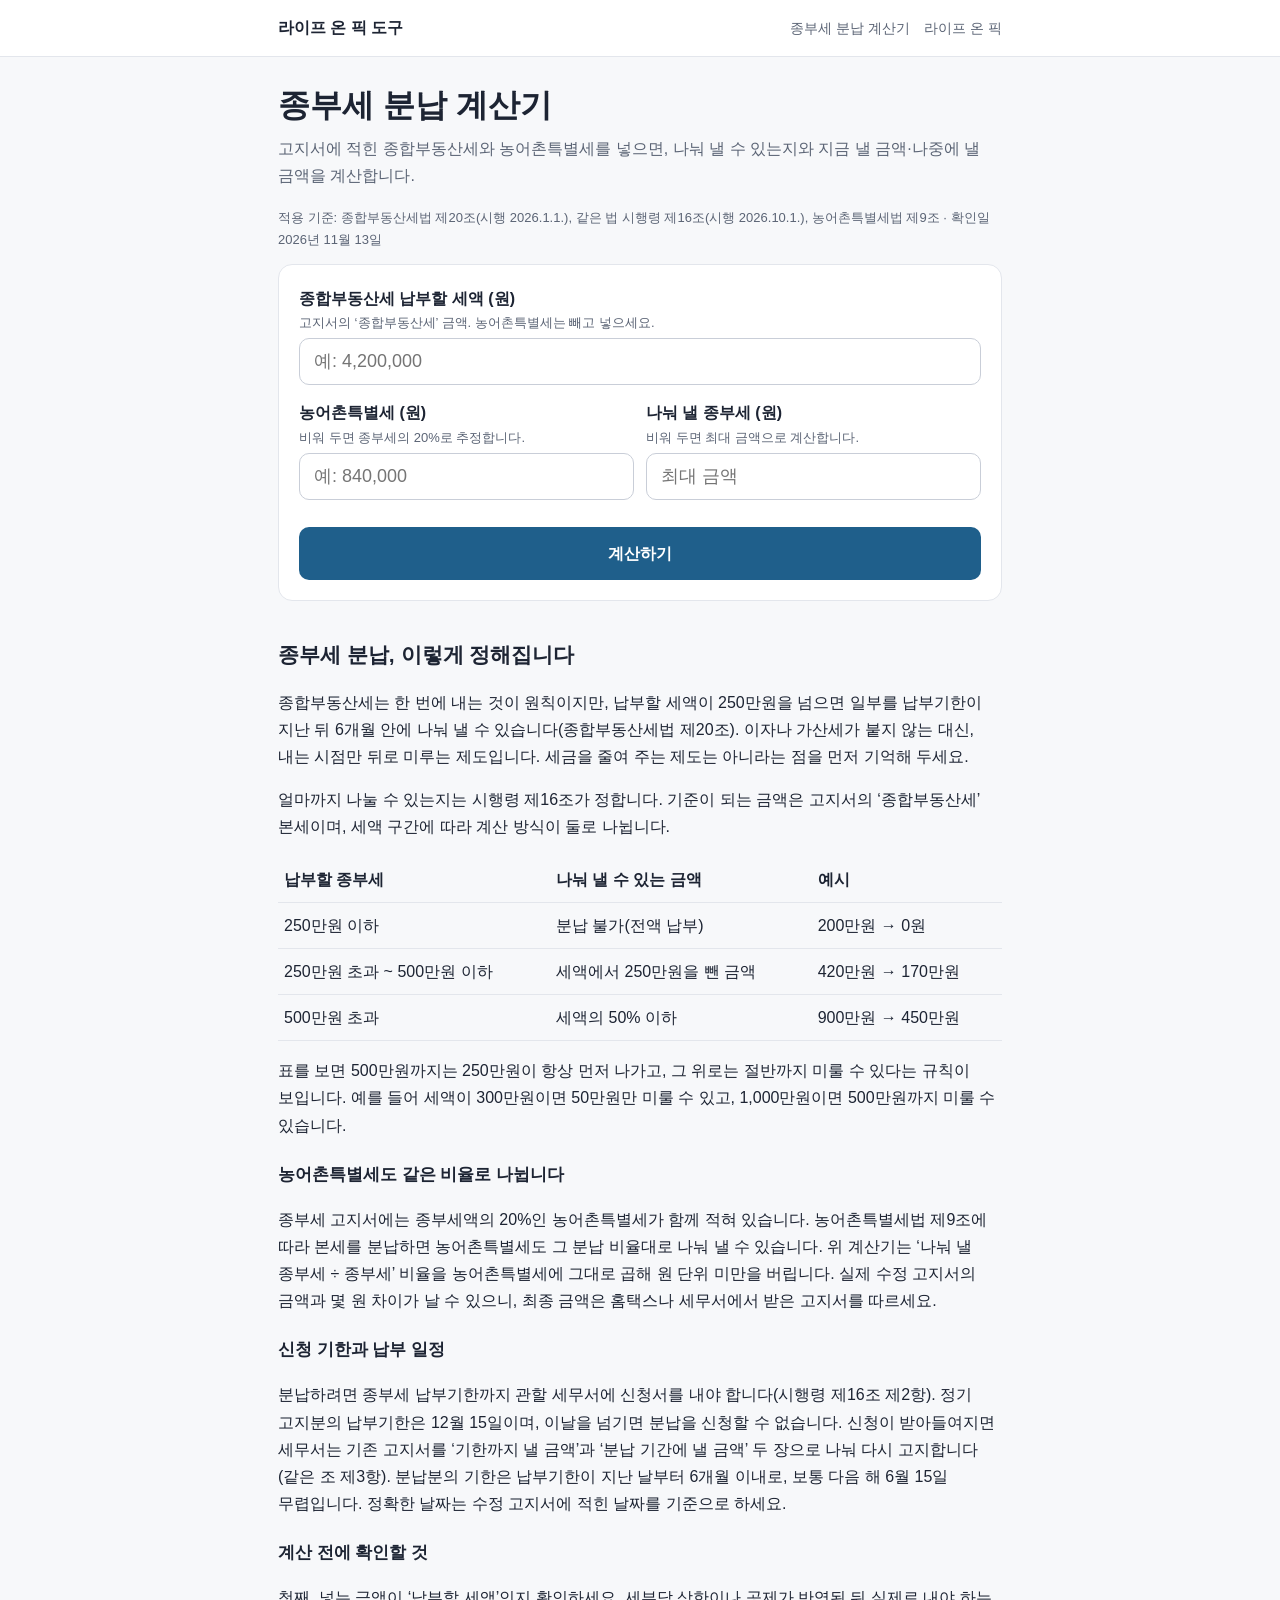
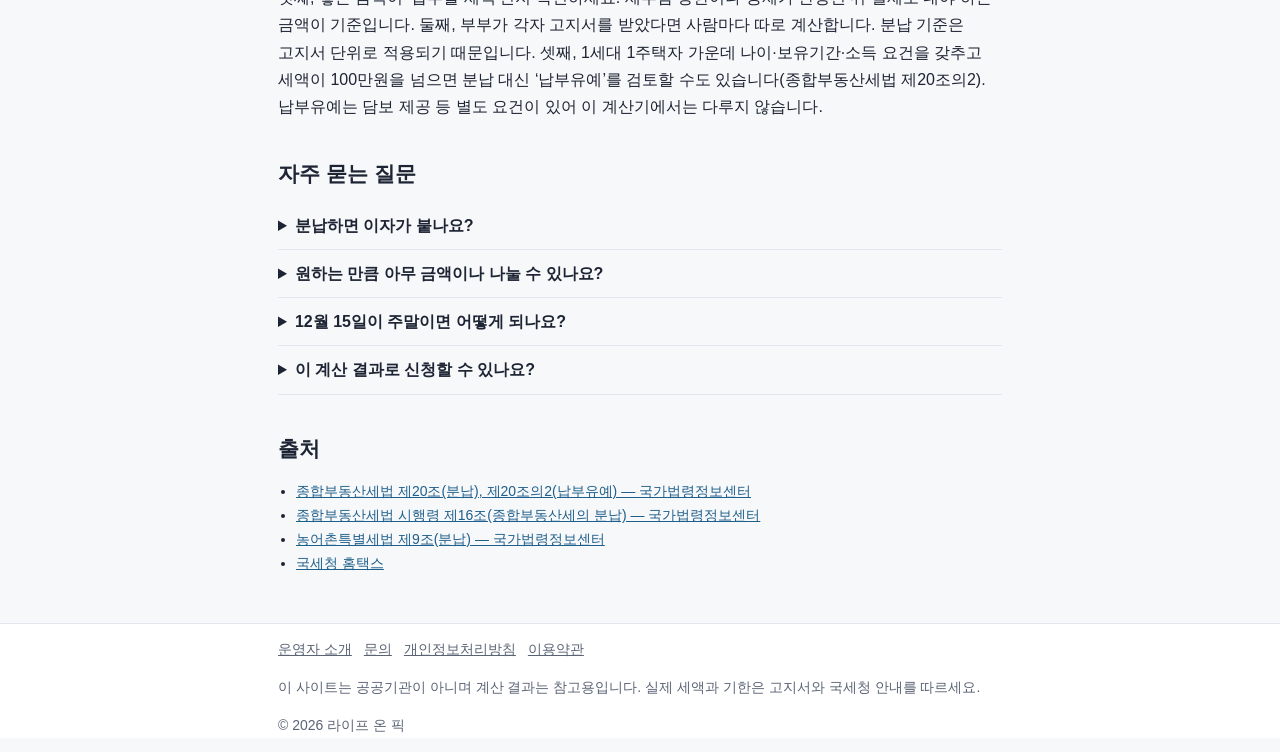
<file: index.html>
<!doctype html>
<html lang="ko">
<head>
<meta charset="utf-8">
<meta name="viewport" content="width=device-width, initial-scale=1">
<title>종부세 분납 계산기 2026 — 분납 가능 금액과 12월 15일 납부액 계산</title>
<meta name="description" content="종합부동산세 고지세액을 입력하면 분납 가능 여부, 최대 분납 금액, 농어촌특별세 분납분, 12월 15일과 다음 해 6월에 낼 금액을 바로 계산합니다. 종합부동산세법 제20조·시행령 제16조 기준.">
<link rel="canonical" href="https://tool.mrscoco.com/">
<meta property="og:type" content="website">
<meta property="og:site_name" content="라이프 온 픽 도구">
<meta property="og:title" content="종부세 분납 계산기 2026 — 분납 가능 금액과 12월 15일 납부액 계산">
<meta property="og:description" content="종합부동산세 고지세액을 입력하면 분납 가능 여부, 최대 분납 금액, 농어촌특별세 분납분, 12월 15일과 다음 해 6월에 낼 금액을 바로 계산합니다. 종합부동산세법 제20조·시행령 제16조 기준.">
<meta property="og:url" content="https://tool.mrscoco.com/">
<meta property="og:image" content="https://tool.mrscoco.com/og.png">
<meta property="og:image:width" content="1200"><meta property="og:image:height" content="630">
<meta name="twitter:card" content="summary_large_image">
<link rel="icon" href="/assets/favicon.svg" type="image/svg+xml">
<link rel="stylesheet" href="/assets/style.css">
<script type="application/ld+json">{"@context":"https://schema.org","@type":"WebApplication","name":"종부세 분납 계산기","url":"https://tool.mrscoco.com/","applicationCategory":"FinanceApplication","operatingSystem":"All","inLanguage":"ko","offers":{"@type":"Offer","price":"0","priceCurrency":"KRW"}}</script>
</head>
<body>
<a class="skip" href="#main">본문 바로가기</a>
<header class="site"><div class="wrap"><a class="brand" href="/">라이프 온 픽 도구</a><nav aria-label="주요 메뉴"><a href="/">종부세 분납 계산기</a><a href="https://www.mrscoco.com/">라이프 온 픽</a></nav></div></header>
<main id="main" class="wrap">
  <h1>종부세 분납 계산기</h1>
  <p class="lead">고지서에 적힌 종합부동산세와 농어촌특별세를 넣으면, 나눠 낼 수 있는지와 지금 낼 금액·나중에 낼 금액을 계산합니다.</p>
  <p class="meta">적용 기준: 종합부동산세법 제20조(시행 2026.1.1.), 같은 법 시행령 제16조(시행 2026.10.1.), 농어촌특별세법 제9조 · 확인일 2026년 11월 13일</p>

  <form class="card" id="calc" novalidate>
    <div class="field">
      <label for="tax">종합부동산세 납부할 세액 (원)<span class="hint">고지서의 ‘종합부동산세’ 금액. 농어촌특별세는 빼고 넣으세요.</span></label>
      <input type="text" id="tax" inputmode="numeric" autocomplete="off" placeholder="예: 4,200,000" required aria-describedby="err">
    </div>
    <div class="row">
      <div class="field">
        <label for="farm">농어촌특별세 (원)<span class="hint">비워 두면 종부세의 20%로 추정합니다.</span></label>
        <input type="text" id="farm" inputmode="numeric" autocomplete="off" placeholder="예: 840,000">
      </div>
      <div class="field">
        <label for="want">나눠 낼 종부세 (원)<span class="hint">비워 두면 최대 금액으로 계산합니다.</span></label>
        <input type="text" id="want" inputmode="numeric" autocomplete="off" placeholder="최대 금액">
      </div>
    </div>
    <p id="err" class="hint" role="alert" aria-live="assertive"></p>
    <button type="submit">계산하기</button>
  </form>

  <section class="result card" id="result" hidden aria-live="polite" tabindex="-1">
    <p id="verdict"></p>
    <table>
      <thead><tr><th scope="col">구분</th><th scope="col" class="num" id="h-now">12월 15일까지</th><th scope="col" class="num" id="h-later">분납 기한까지</th></tr></thead>
      <tbody>
        <tr><td>종합부동산세</td><td class="num" id="t-now"></td><td class="num" id="t-later"></td></tr>
        <tr><td>농어촌특별세</td><td class="num" id="f-now"></td><td class="num" id="f-later"></td></tr>
        <tr class="total"><td>합계</td><td class="num" id="s-now"></td><td class="num" id="s-later"></td></tr>
      </tbody>
    </table>
    <p class="note" id="notes"></p>
  </section>

  <h2>종부세 분납, 이렇게 정해집니다</h2>
  <p>종합부동산세는 한 번에 내는 것이 원칙이지만, 납부할 세액이 250만원을 넘으면 일부를 납부기한이 지난 뒤 6개월 안에 나눠 낼 수 있습니다(종합부동산세법 제20조). 이자나 가산세가 붙지 않는 대신, 내는 시점만 뒤로 미루는 제도입니다. 세금을 줄여 주는 제도는 아니라는 점을 먼저 기억해 두세요.</p>
  <p>얼마까지 나눌 수 있는지는 시행령 제16조가 정합니다. 기준이 되는 금액은 고지서의 ‘종합부동산세’ 본세이며, 세액 구간에 따라 계산 방식이 둘로 나뉩니다.</p>
  <table>
    <thead><tr><th scope="col">납부할 종부세</th><th scope="col">나눠 낼 수 있는 금액</th><th scope="col">예시</th></tr></thead>
    <tbody>
      <tr><td>250만원 이하</td><td>분납 불가(전액 납부)</td><td>200만원 → 0원</td></tr>
      <tr><td>250만원 초과 ~ 500만원 이하</td><td>세액에서 250만원을 뺀 금액</td><td>420만원 → 170만원</td></tr>
      <tr><td>500만원 초과</td><td>세액의 50% 이하</td><td>900만원 → 450만원</td></tr>
    </tbody>
  </table>
  <p>표를 보면 500만원까지는 250만원이 항상 먼저 나가고, 그 위로는 절반까지 미룰 수 있다는 규칙이 보입니다. 예를 들어 세액이 300만원이면 50만원만 미룰 수 있고, 1,000만원이면 500만원까지 미룰 수 있습니다.</p>

  <h3>농어촌특별세도 같은 비율로 나뉩니다</h3>
  <p>종부세 고지서에는 종부세액의 20%인 농어촌특별세가 함께 적혀 있습니다. 농어촌특별세법 제9조에 따라 본세를 분납하면 농어촌특별세도 그 분납 비율대로 나눠 낼 수 있습니다. 위 계산기는 ‘나눠 낼 종부세 ÷ 종부세’ 비율을 농어촌특별세에 그대로 곱해 원 단위 미만을 버립니다. 실제 수정 고지서의 금액과 몇 원 차이가 날 수 있으니, 최종 금액은 홈택스나 세무서에서 받은 고지서를 따르세요.</p>

  <h3>신청 기한과 납부 일정</h3>
  <p>분납하려면 종부세 납부기한까지 관할 세무서에 신청서를 내야 합니다(시행령 제16조 제2항). 정기 고지분의 납부기한은 12월 15일이며, 이날을 넘기면 분납을 신청할 수 없습니다. 신청이 받아들여지면 세무서는 기존 고지서를 ‘기한까지 낼 금액’과 ‘분납 기간에 낼 금액’ 두 장으로 나눠 다시 고지합니다(같은 조 제3항). 분납분의 기한은 납부기한이 지난 날부터 6개월 이내로, 보통 다음 해 6월 15일 무렵입니다. 정확한 날짜는 수정 고지서에 적힌 날짜를 기준으로 하세요.</p>

  <h3>계산 전에 확인할 것</h3>
  <p>첫째, 넣는 금액이 ‘납부할 세액’인지 확인하세요. 세부담 상한이나 공제가 반영된 뒤 실제로 내야 하는 금액이 기준입니다. 둘째, 부부가 각자 고지서를 받았다면 사람마다 따로 계산합니다. 분납 기준은 고지서 단위로 적용되기 때문입니다. 셋째, 1세대 1주택자 가운데 나이·보유기간·소득 요건을 갖추고 세액이 100만원을 넘으면 분납 대신 ‘납부유예’를 검토할 수도 있습니다(종합부동산세법 제20조의2). 납부유예는 담보 제공 등 별도 요건이 있어 이 계산기에서는 다루지 않습니다.</p>

  <h2>자주 묻는 질문</h2>
  <details><summary>분납하면 이자가 붙나요?</summary><p>분납 기간 안에 내면 법에 따른 이자나 가산세는 없습니다. 다만 분납 기한을 넘기면 납부지연가산세가 붙을 수 있습니다.</p></details>
  <details><summary>원하는 만큼 아무 금액이나 나눌 수 있나요?</summary><p>아니요. 위 표의 한도 안에서만 가능합니다. 계산기에 한도보다 큰 금액을 넣으면 한도로 낮춰 보여 줍니다.</p></details>
  <details><summary>12월 15일이 주말이면 어떻게 되나요?</summary><p>국세 기한이 토요일·일요일·공휴일이면 그다음 날이 기한이 됩니다. 계산기는 주말만 자동으로 반영하며 공휴일은 반영하지 않습니다. 2026년 12월 15일은 화요일입니다.</p></details>
  <details><summary>이 계산 결과로 신청할 수 있나요?</summary><p>이 페이지는 법령 기준을 옮겨 계산하는 참고용 도구이며, 국세청 서비스가 아닙니다. 실제 신청과 최종 금액은 홈택스 또는 관할 세무서에서 확인하세요.</p></details>

  <h2>출처</h2>
  <ul class="src">
    <li><a href="https://www.law.go.kr/법령/종합부동산세법" rel="noopener">종합부동산세법 제20조(분납), 제20조의2(납부유예) — 국가법령정보센터</a></li>
    <li><a href="https://www.law.go.kr/법령/종합부동산세법시행령" rel="noopener">종합부동산세법 시행령 제16조(종합부동산세의 분납) — 국가법령정보센터</a></li>
    <li><a href="https://www.law.go.kr/법령/농어촌특별세법" rel="noopener">농어촌특별세법 제9조(분납) — 국가법령정보센터</a></li>
    <li><a href="https://www.hometax.go.kr" rel="noopener">국세청 홈택스</a></li>
  </ul>
</main>
<script src="/assets/calc.js"></script>
<script>
(function(){
  var f=document.getElementById('calc'), out=document.getElementById('result'), err=document.getElementById('err');
  var won=function(n){return n.toLocaleString('ko-KR')+'원'};
  var num=function(id){var v=document.getElementById(id).value.replace(/[^0-9]/g,'');return v};
  var fmtDate=function(d){return d.getFullYear()+'년 '+(d.getMonth()+1)+'월 '+d.getDate()+'일'};
  var fmtShort=function(d){return (d.getFullYear()%100)+'.'+(d.getMonth()+1)+'.'+d.getDate()+'.'};
  ['tax','farm','want'].forEach(function(id){var el=document.getElementById(id);el.addEventListener('input',function(){var v=el.value.replace(/[^0-9]/g,'');el.value=v?Number(v).toLocaleString('ko-KR'):''})});
  f.addEventListener('submit',function(e){
    e.preventDefault();
    var tax=num('tax');
    if(!tax||Number(tax)<=0){err.textContent='종합부동산세 금액을 숫자로 입력해 주세요.';out.hidden=true;document.getElementById('tax').focus();return}
    err.textContent='';
    var r=JbsCalc.calc({tax:tax,farm:num('farm'),want:num('want')});
    var d=JbsCalc.deadlines(new Date().getMonth()<6?new Date().getFullYear()-1:new Date().getFullYear());
    document.getElementById('h-now').textContent=fmtShort(d.due)+'까지';
    document.getElementById('h-later').textContent=fmtShort(d.installment)+' 무렵까지';
    var set=function(id,v){document.getElementById(id).textContent=won(v)};
    set('t-now',r.tax-r.split);set('t-later',r.split);
    set('f-now',r.farm-r.farmSplit);set('f-later',r.farmSplit);
    set('s-now',r.payNow);set('s-later',r.payLater);
    var v=document.getElementById('verdict');
    v.innerHTML=r.eligible?'<span class="badge ok">분납 가능</span> 종부세 최대 '+won(r.max)+'까지 나눠 낼 수 있습니다.':'<span class="badge no">분납 불가</span> 종부세가 250만원 이하라 전액을 납부기한까지 내야 합니다.';
    var n=[];
    if(r.capped)n.push('입력한 금액이 한도를 넘어 최대 금액('+won(r.max)+')으로 계산했습니다.');
    if(r.farmEstimated)n.push('농어촌특별세는 종부세의 20%로 추정했습니다. 고지서 금액을 넣으면 더 정확합니다.');
    n.push('분납은 납부기한까지 신청해야 하며, 최종 금액과 날짜는 수정 고지서를 따르세요. 공휴일은 반영하지 않았습니다.');
    document.getElementById('notes').textContent=n.join(' ');
    out.hidden=false;out.focus();
  });
})();
</script>
<footer class="site"><div class="wrap">
<p class="footer-links"><a href="/about.html">운영자 소개</a><a href="/contact.html">문의</a><a href="/privacy.html">개인정보처리방침</a><a href="/terms.html">이용약관</a></p>
<p>이 사이트는 공공기관이 아니며 계산 결과는 참고용입니다. 실제 세액과 기한은 고지서와 국세청 안내를 따르세요.</p>
<p>© 2026 라이프 온 픽</p>
</div></footer>
</body>
</html>
</file>
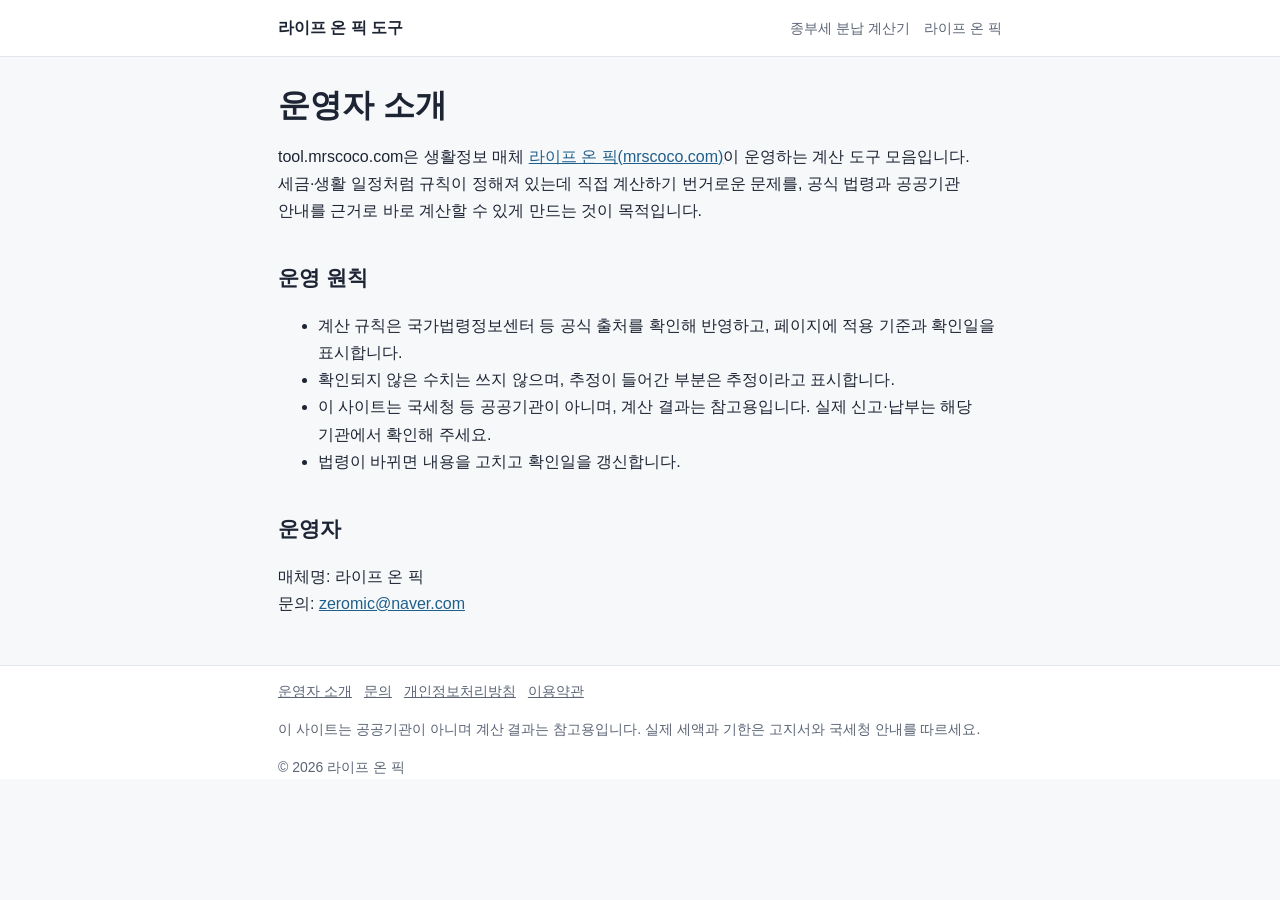
<file: about.html>
<!doctype html>
<html lang="ko">
<head>
<meta charset="utf-8">
<meta name="viewport" content="width=device-width, initial-scale=1">
<title>운영자 소개 — 라이프 온 픽 도구</title>
<meta name="description" content="tool.mrscoco.com은 라이프 온 픽이 운영하는 생활 계산 도구 모음입니다. 운영 목적과 기준을 안내합니다.">
<link rel="canonical" href="https://tool.mrscoco.com/about.html">
<meta property="og:type" content="website">
<meta property="og:site_name" content="라이프 온 픽 도구">
<meta property="og:title" content="운영자 소개 — 라이프 온 픽 도구">
<meta property="og:description" content="tool.mrscoco.com은 라이프 온 픽이 운영하는 생활 계산 도구 모음입니다. 운영 목적과 기준을 안내합니다.">
<meta property="og:url" content="https://tool.mrscoco.com/about.html">
<meta property="og:image" content="https://tool.mrscoco.com/og.png">
<meta property="og:image:width" content="1200"><meta property="og:image:height" content="630">
<meta name="twitter:card" content="summary_large_image">
<link rel="icon" href="/assets/favicon.svg" type="image/svg+xml">
<link rel="stylesheet" href="/assets/style.css">
</head>
<body>
<a class="skip" href="#main">본문 바로가기</a>
<header class="site"><div class="wrap"><a class="brand" href="/">라이프 온 픽 도구</a><nav aria-label="주요 메뉴"><a href="/">종부세 분납 계산기</a><a href="https://www.mrscoco.com/">라이프 온 픽</a></nav></div></header>
<main id="main" class="wrap">
<h1>운영자 소개</h1>
<p>tool.mrscoco.com은 생활정보 매체 <a href="https://www.mrscoco.com/">라이프 온 픽(mrscoco.com)</a>이 운영하는 계산 도구 모음입니다. 세금·생활 일정처럼 규칙이 정해져 있는데 직접 계산하기 번거로운 문제를, 공식 법령과 공공기관 안내를 근거로 바로 계산할 수 있게 만드는 것이 목적입니다.</p>
<h2>운영 원칙</h2>
<ul>
<li>계산 규칙은 국가법령정보센터 등 공식 출처를 확인해 반영하고, 페이지에 적용 기준과 확인일을 표시합니다.</li>
<li>확인되지 않은 수치는 쓰지 않으며, 추정이 들어간 부분은 추정이라고 표시합니다.</li>
<li>이 사이트는 국세청 등 공공기관이 아니며, 계산 결과는 참고용입니다. 실제 신고·납부는 해당 기관에서 확인해 주세요.</li>
<li>법령이 바뀌면 내용을 고치고 확인일을 갱신합니다.</li>
</ul>
<h2>운영자</h2>
<p>매체명: 라이프 온 픽<br>문의: <a href="mailto:zeromic@naver.com">zeromic@naver.com</a></p>
</main>
<footer class="site"><div class="wrap">
<p class="footer-links"><a href="/about.html">운영자 소개</a><a href="/contact.html">문의</a><a href="/privacy.html">개인정보처리방침</a><a href="/terms.html">이용약관</a></p>
<p>이 사이트는 공공기관이 아니며 계산 결과는 참고용입니다. 실제 세액과 기한은 고지서와 국세청 안내를 따르세요.</p>
<p>© 2026 라이프 온 픽</p>
</div></footer>
</body>
</html>
</file>
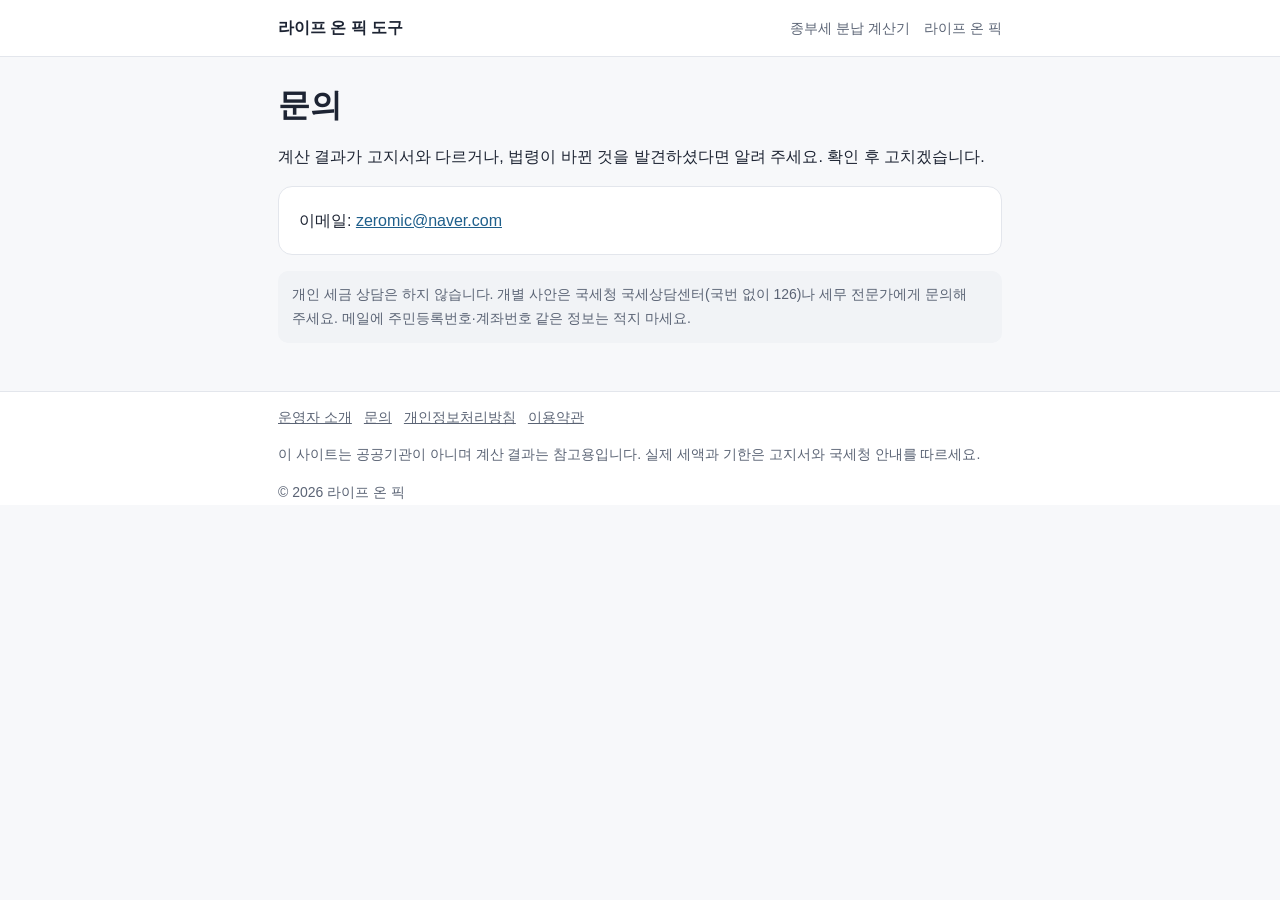
<file: contact.html>
<!doctype html>
<html lang="ko">
<head>
<meta charset="utf-8">
<meta name="viewport" content="width=device-width, initial-scale=1">
<title>문의 — 라이프 온 픽 도구</title>
<meta name="description" content="계산 오류 제보, 법령 변경 알림, 기타 문의는 이메일로 보내 주세요.">
<link rel="canonical" href="https://tool.mrscoco.com/contact.html">
<meta property="og:type" content="website">
<meta property="og:site_name" content="라이프 온 픽 도구">
<meta property="og:title" content="문의 — 라이프 온 픽 도구">
<meta property="og:description" content="계산 오류 제보, 법령 변경 알림, 기타 문의는 이메일로 보내 주세요.">
<meta property="og:url" content="https://tool.mrscoco.com/contact.html">
<meta property="og:image" content="https://tool.mrscoco.com/og.png">
<meta property="og:image:width" content="1200"><meta property="og:image:height" content="630">
<meta name="twitter:card" content="summary_large_image">
<link rel="icon" href="/assets/favicon.svg" type="image/svg+xml">
<link rel="stylesheet" href="/assets/style.css">
</head>
<body>
<a class="skip" href="#main">본문 바로가기</a>
<header class="site"><div class="wrap"><a class="brand" href="/">라이프 온 픽 도구</a><nav aria-label="주요 메뉴"><a href="/">종부세 분납 계산기</a><a href="https://www.mrscoco.com/">라이프 온 픽</a></nav></div></header>
<main id="main" class="wrap">
<h1>문의</h1>
<p>계산 결과가 고지서와 다르거나, 법령이 바뀐 것을 발견하셨다면 알려 주세요. 확인 후 고치겠습니다.</p>
<p class="card">이메일: <a href="mailto:zeromic@naver.com">zeromic@naver.com</a></p>
<p class="note">개인 세금 상담은 하지 않습니다. 개별 사안은 국세청 국세상담센터(국번 없이 126)나 세무 전문가에게 문의해 주세요. 메일에 주민등록번호·계좌번호 같은 정보는 적지 마세요.</p>
</main>
<footer class="site"><div class="wrap">
<p class="footer-links"><a href="/about.html">운영자 소개</a><a href="/contact.html">문의</a><a href="/privacy.html">개인정보처리방침</a><a href="/terms.html">이용약관</a></p>
<p>이 사이트는 공공기관이 아니며 계산 결과는 참고용입니다. 실제 세액과 기한은 고지서와 국세청 안내를 따르세요.</p>
<p>© 2026 라이프 온 픽</p>
</div></footer>
</body>
</html>
</file>
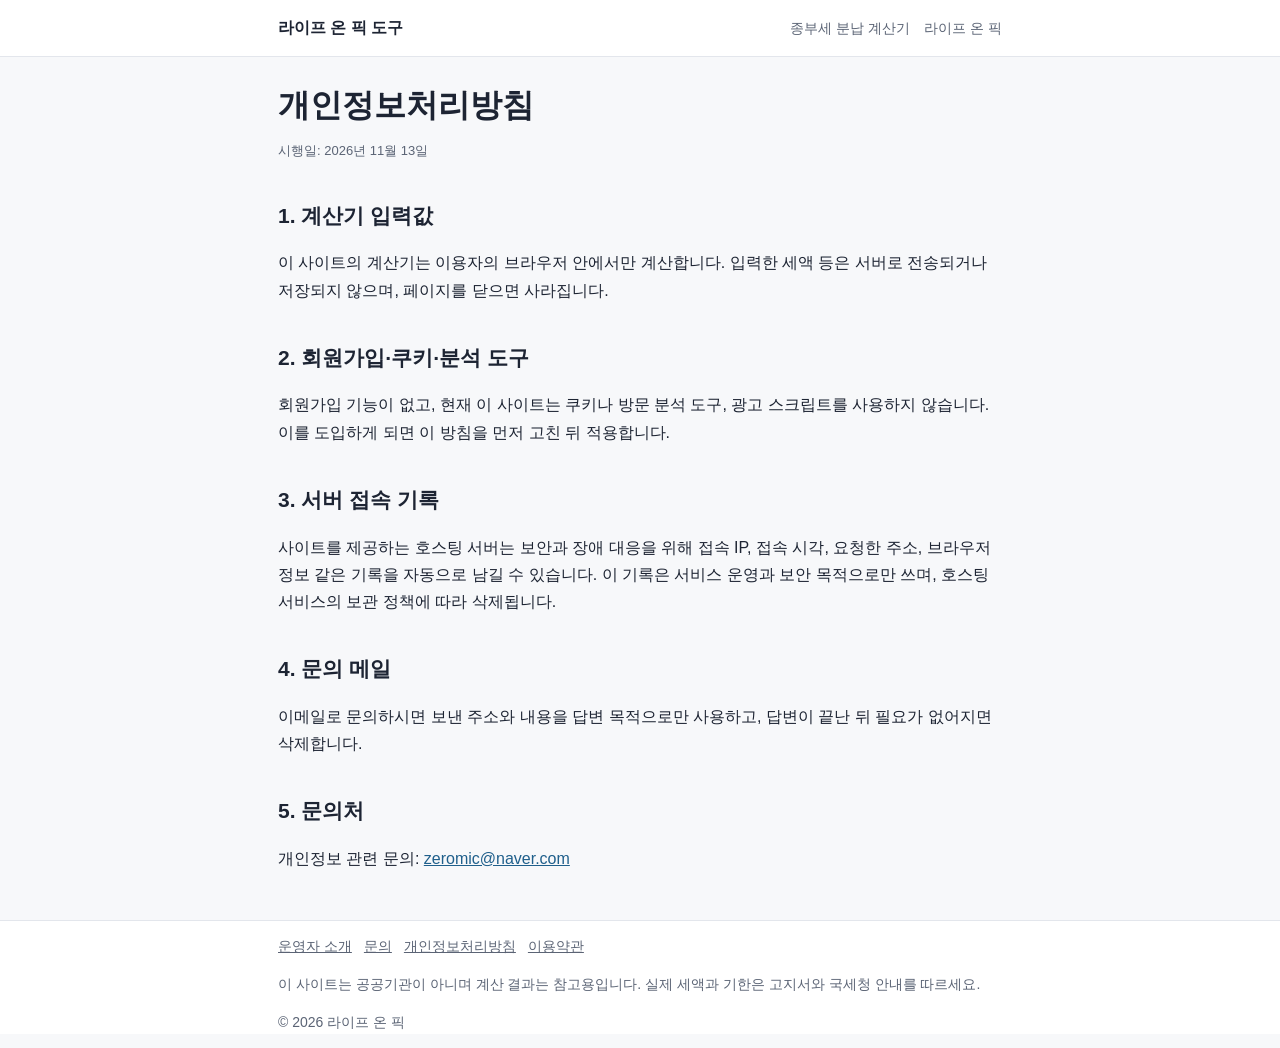
<file: privacy.html>
<!doctype html>
<html lang="ko">
<head>
<meta charset="utf-8">
<meta name="viewport" content="width=device-width, initial-scale=1">
<title>개인정보처리방침 — 라이프 온 픽 도구</title>
<meta name="description" content="tool.mrscoco.com의 개인정보 처리 방침입니다. 계산기 입력값은 서버로 전송·저장하지 않습니다.">
<link rel="canonical" href="https://tool.mrscoco.com/privacy.html">
<meta property="og:type" content="website">
<meta property="og:site_name" content="라이프 온 픽 도구">
<meta property="og:title" content="개인정보처리방침 — 라이프 온 픽 도구">
<meta property="og:description" content="tool.mrscoco.com의 개인정보 처리 방침입니다. 계산기 입력값은 서버로 전송·저장하지 않습니다.">
<meta property="og:url" content="https://tool.mrscoco.com/privacy.html">
<meta property="og:image" content="https://tool.mrscoco.com/og.png">
<meta property="og:image:width" content="1200"><meta property="og:image:height" content="630">
<meta name="twitter:card" content="summary_large_image">
<link rel="icon" href="/assets/favicon.svg" type="image/svg+xml">
<link rel="stylesheet" href="/assets/style.css">
</head>
<body>
<a class="skip" href="#main">본문 바로가기</a>
<header class="site"><div class="wrap"><a class="brand" href="/">라이프 온 픽 도구</a><nav aria-label="주요 메뉴"><a href="/">종부세 분납 계산기</a><a href="https://www.mrscoco.com/">라이프 온 픽</a></nav></div></header>
<main id="main" class="wrap">
<h1>개인정보처리방침</h1>
<p class="meta">시행일: 2026년 11월 13일</p>
<h2>1. 계산기 입력값</h2>
<p>이 사이트의 계산기는 이용자의 브라우저 안에서만 계산합니다. 입력한 세액 등은 서버로 전송되거나 저장되지 않으며, 페이지를 닫으면 사라집니다.</p>
<h2>2. 회원가입·쿠키·분석 도구</h2>
<p>회원가입 기능이 없고, 현재 이 사이트는 쿠키나 방문 분석 도구, 광고 스크립트를 사용하지 않습니다. 이를 도입하게 되면 이 방침을 먼저 고친 뒤 적용합니다.</p>
<h2>3. 서버 접속 기록</h2>
<p>사이트를 제공하는 호스팅 서버는 보안과 장애 대응을 위해 접속 IP, 접속 시각, 요청한 주소, 브라우저 정보 같은 기록을 자동으로 남길 수 있습니다. 이 기록은 서비스 운영과 보안 목적으로만 쓰며, 호스팅 서비스의 보관 정책에 따라 삭제됩니다.</p>
<h2>4. 문의 메일</h2>
<p>이메일로 문의하시면 보낸 주소와 내용을 답변 목적으로만 사용하고, 답변이 끝난 뒤 필요가 없어지면 삭제합니다.</p>
<h2>5. 문의처</h2>
<p>개인정보 관련 문의: <a href="mailto:zeromic@naver.com">zeromic@naver.com</a></p>
</main>
<footer class="site"><div class="wrap">
<p class="footer-links"><a href="/about.html">운영자 소개</a><a href="/contact.html">문의</a><a href="/privacy.html">개인정보처리방침</a><a href="/terms.html">이용약관</a></p>
<p>이 사이트는 공공기관이 아니며 계산 결과는 참고용입니다. 실제 세액과 기한은 고지서와 국세청 안내를 따르세요.</p>
<p>© 2026 라이프 온 픽</p>
</div></footer>
</body>
</html>
</file>
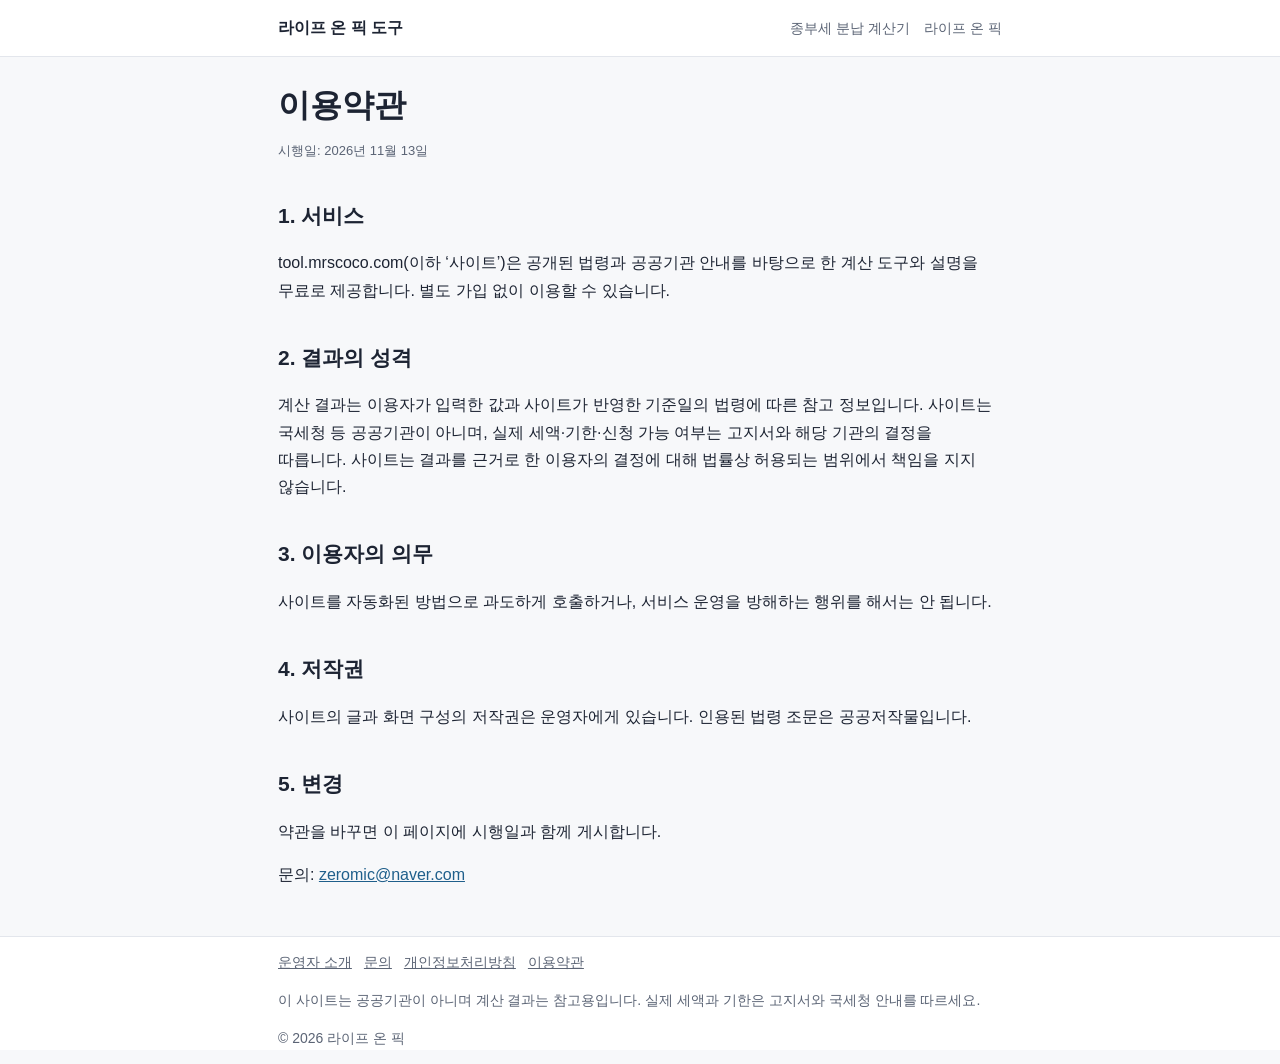
<file: terms.html>
<!doctype html>
<html lang="ko">
<head>
<meta charset="utf-8">
<meta name="viewport" content="width=device-width, initial-scale=1">
<title>이용약관 — 라이프 온 픽 도구</title>
<meta name="description" content="tool.mrscoco.com 계산 도구의 이용 조건과 책임 범위입니다.">
<link rel="canonical" href="https://tool.mrscoco.com/terms.html">
<meta property="og:type" content="website">
<meta property="og:site_name" content="라이프 온 픽 도구">
<meta property="og:title" content="이용약관 — 라이프 온 픽 도구">
<meta property="og:description" content="tool.mrscoco.com 계산 도구의 이용 조건과 책임 범위입니다.">
<meta property="og:url" content="https://tool.mrscoco.com/terms.html">
<meta property="og:image" content="https://tool.mrscoco.com/og.png">
<meta property="og:image:width" content="1200"><meta property="og:image:height" content="630">
<meta name="twitter:card" content="summary_large_image">
<link rel="icon" href="/assets/favicon.svg" type="image/svg+xml">
<link rel="stylesheet" href="/assets/style.css">
</head>
<body>
<a class="skip" href="#main">본문 바로가기</a>
<header class="site"><div class="wrap"><a class="brand" href="/">라이프 온 픽 도구</a><nav aria-label="주요 메뉴"><a href="/">종부세 분납 계산기</a><a href="https://www.mrscoco.com/">라이프 온 픽</a></nav></div></header>
<main id="main" class="wrap">
<h1>이용약관</h1>
<p class="meta">시행일: 2026년 11월 13일</p>
<h2>1. 서비스</h2>
<p>tool.mrscoco.com(이하 ‘사이트’)은 공개된 법령과 공공기관 안내를 바탕으로 한 계산 도구와 설명을 무료로 제공합니다. 별도 가입 없이 이용할 수 있습니다.</p>
<h2>2. 결과의 성격</h2>
<p>계산 결과는 이용자가 입력한 값과 사이트가 반영한 기준일의 법령에 따른 참고 정보입니다. 사이트는 국세청 등 공공기관이 아니며, 실제 세액·기한·신청 가능 여부는 고지서와 해당 기관의 결정을 따릅니다. 사이트는 결과를 근거로 한 이용자의 결정에 대해 법률상 허용되는 범위에서 책임을 지지 않습니다.</p>
<h2>3. 이용자의 의무</h2>
<p>사이트를 자동화된 방법으로 과도하게 호출하거나, 서비스 운영을 방해하는 행위를 해서는 안 됩니다.</p>
<h2>4. 저작권</h2>
<p>사이트의 글과 화면 구성의 저작권은 운영자에게 있습니다. 인용된 법령 조문은 공공저작물입니다.</p>
<h2>5. 변경</h2>
<p>약관을 바꾸면 이 페이지에 시행일과 함께 게시합니다.</p>
<p>문의: <a href="mailto:zeromic@naver.com">zeromic@naver.com</a></p>
</main>
<footer class="site"><div class="wrap">
<p class="footer-links"><a href="/about.html">운영자 소개</a><a href="/contact.html">문의</a><a href="/privacy.html">개인정보처리방침</a><a href="/terms.html">이용약관</a></p>
<p>이 사이트는 공공기관이 아니며 계산 결과는 참고용입니다. 실제 세액과 기한은 고지서와 국세청 안내를 따르세요.</p>
<p>© 2026 라이프 온 픽</p>
</div></footer>
</body>
</html>
</file>
<file: assets/style.css>
:root{--ink:#1d2433;--muted:#5b6475;--line:#e3e6ec;--bg:#f7f8fa;--card:#fff;--accent:#1f5f8b;--accent-ink:#fff;--ok:#1d7a4f;--warn:#9a5b00;--radius:14px}
*{box-sizing:border-box}
html{-webkit-text-size-adjust:100%}
body{margin:0;font-family:-apple-system,BlinkMacSystemFont,"Apple SD Gothic Neo","Noto Sans KR","Malgun Gothic",sans-serif;color:var(--ink);background:var(--bg);line-height:1.7;word-break:keep-all}
a{color:var(--accent)}
a:focus-visible,button:focus-visible,input:focus-visible,summary:focus-visible{outline:3px solid #f2b705;outline-offset:2px}
.skip{position:absolute;left:-999px}.skip:focus{left:8px;top:8px;background:#fff;padding:8px;z-index:9}
header.site,footer.site{background:#fff;border-bottom:1px solid var(--line)}
footer.site{border-top:1px solid var(--line);border-bottom:0;margin-top:48px;font-size:14px;color:var(--muted)}
.wrap{max-width:760px;margin:0 auto;padding:0 18px}
header.site .wrap{display:flex;justify-content:space-between;align-items:center;min-height:56px;gap:12px}
.brand{font-weight:700;color:var(--ink);text-decoration:none}
header nav a{margin-left:14px;font-size:14px;color:var(--muted);text-decoration:none}
h1{font-size:clamp(24px,5vw,32px);line-height:1.3;margin:28px 0 8px}
h2{font-size:21px;margin:36px 0 10px}
h3{font-size:17px;margin:22px 0 6px}
.lead{color:var(--muted);margin:0 0 18px}
.meta{font-size:13px;color:var(--muted)}
.card{background:var(--card);border:1px solid var(--line);border-radius:var(--radius);padding:20px}
.field{margin-bottom:14px}
label{display:block;font-weight:600;margin-bottom:4px}
.hint{display:block;font-size:13px;color:var(--muted);font-weight:400}
input[type=text]{width:100%;font-size:18px;padding:12px 14px;border:1px solid #c9ced8;border-radius:10px;font-variant-numeric:tabular-nums}
.row{display:grid;grid-template-columns:1fr 1fr;gap:12px}
@media (max-width:560px){.row{grid-template-columns:1fr}}
button{font:inherit;font-weight:700;background:var(--accent);color:var(--accent-ink);border:0;border-radius:10px;padding:13px 18px;width:100%;cursor:pointer}
.result{margin-top:18px}
.result[hidden]{display:none}
.badge{display:inline-block;font-size:13px;font-weight:700;padding:2px 10px;border-radius:99px}
.badge.ok{background:#e4f4ec;color:var(--ok)}.badge.no{background:#fbefdc;color:var(--warn)}
table{width:100%;border-collapse:collapse;margin:10px 0;font-variant-numeric:tabular-nums}
th,td{border-bottom:1px solid var(--line);padding:9px 6px;text-align:left;vertical-align:top}
td.num,th.num{text-align:right}
td.num{white-space:nowrap}
@media (max-width:560px){th,td{padding:8px 4px;font-size:14px}}
tr.total td{font-weight:700}
.note{font-size:14px;color:var(--muted);background:#f1f3f6;border-radius:10px;padding:12px 14px}
details{border-bottom:1px solid var(--line);padding:10px 0}
summary{cursor:pointer;font-weight:600}
ul.src{font-size:14px;padding-left:18px}
.footer-links a{margin-right:12px;color:var(--muted)}
</file>
